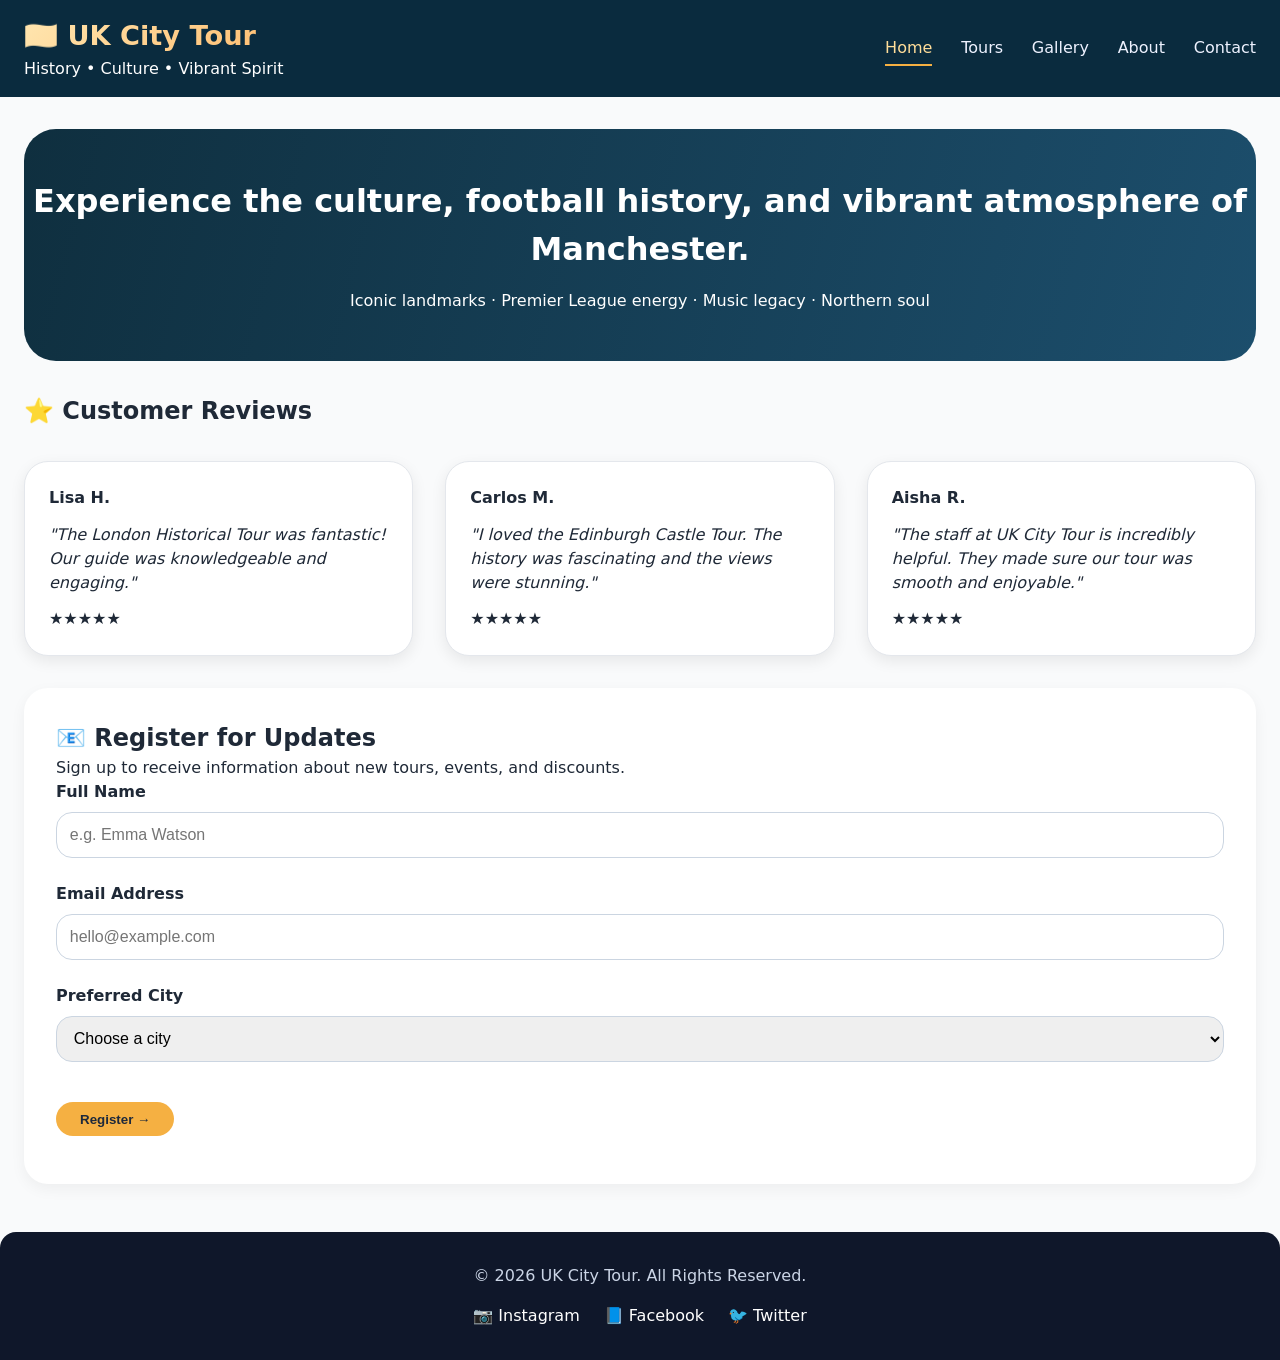
<file: index.html>
<!DOCTYPE html>
<html lang="en">
<head>
  <meta charset="UTF-8">
  <meta name="viewport" content="width=device-width, initial-scale=1.0">
  <title>UK City Tour | Explore Britain's Finest</title>
  <style>
    * {
      margin: 0;
      padding: 0;
      box-sizing: border-box;
    }

    body {
      font-family: system-ui, 'Segoe UI', 'Helvetica Neue', sans-serif;
      background: #f9fafb;
      color: #1f2937;
      line-height: 1.5;
    }

    .container {
      max-width: 1280px;
      margin: 0 auto;
      padding: 0 24px;
    }

    .site-header {
      background: #0a2b3e;
      color: white;
      padding: 1rem 0;
      position: sticky;
      top: 0;
      z-index: 100;
    }

    .header-flex {
      display: flex;
      align-items: center;
      justify-content: space-between;
      flex-wrap: wrap;
      gap: 1rem;
    }

    .logo h1 {
      font-size: 1.7rem;
      background: linear-gradient(135deg, #ffe6b0, #ffbc6e);
      background-clip: text;
      -webkit-background-clip: text;
      color: transparent;
    }

    .nav-links {
      display: flex;
      gap: 1.8rem;
      list-style: none;
      flex-wrap: wrap;
    }

    .nav-links a {
      color: #eef2ff;
      text-decoration: none;
      font-weight: 500;
      padding: 0.4rem 0;
      border-bottom: 2px solid transparent;
      cursor: pointer;
    }

    .nav-links a:hover, .nav-links a.active {
      border-bottom-color: #f5b042;
      color: #ffdd99;
    }

    .page {
      display: none;
    }

    .active-page {
      display: block;
    }

    .hero {
      background: linear-gradient(105deg, #0f2f3f 0%, #1c4e6c 100%);
      color: white;
      padding: 3rem 0;
      border-radius: 2rem;
      margin: 2rem 0;
      text-align: center;
    }

    .hero h2 {
      font-size: 2rem;
      margin-bottom: 1rem;
    }

    .card-grid {
      display: grid;
      grid-template-columns: repeat(auto-fit, minmax(280px, 1fr));
      gap: 2rem;
      margin: 2rem 0;
    }

    .tour-card, .review-card, .gallery-card {
      background: white;
      border-radius: 1.5rem;
      overflow: hidden;
      box-shadow: 0 5px 15px rgba(0,0,0,0.08);
      border: 1px solid #e4e7ec;
    }

    .card-img {
      height: 180px;
      background-size: cover;
      background-position: center;
      background-color: #2c6e9e;
    }

    .card-content {
      padding: 1.5rem;
    }

    .card-content h3 {
      font-size: 1.3rem;
      margin-bottom: 0.5rem;
    }

    .btn {
      display: inline-block;
      background: #f5b042;
      color: #1e293b;
      font-weight: 600;
      padding: 0.6rem 1.5rem;
      border-radius: 2rem;
      text-decoration: none;
      margin-top: 1rem;
      cursor: pointer;
      border: none;
    }

    .btn:hover {
      background: #e09d2c;
    }

    .review-card {
      padding: 1.5rem;
    }

    .review-card p {
      font-style: italic;
      margin: 0.8rem 0;
    }

    .form-panel {
      background: white;
      border-radius: 1.5rem;
      padding: 2rem;
      margin: 2rem 0;
      box-shadow: 0 5px 15px rgba(0,0,0,0.05);
    }

    .form-group {
      margin-bottom: 1.5rem;
    }

    label {
      font-weight: 600;
      display: block;
      margin-bottom: 0.5rem;
    }

    input, select {
      width: 100%;
      padding: 0.8rem;
      border-radius: 1rem;
      border: 1px solid #cbd5e1;
      font-size: 1rem;
    }

    footer {
      background: #0f172a;
      color: #cbd5e6;
      text-align: center;
      padding: 2rem 0;
      margin-top: 3rem;
      border-radius: 1rem 1rem 0 0;
    }

    .about-text {
      background: white;
      padding: 2rem;
      border-radius: 1.5rem;
      margin: 2rem 0;
    }

    .contact-info {
      background: #eef2ff;
      border-radius: 1.5rem;
      padding: 1.8rem;
      margin: 2rem 0;
    }

    @media (max-width: 700px) {
      .header-flex {
        flex-direction: column;
        text-align: center;
      }
      .hero h2 {
        font-size: 1.5rem;
      }
    }
  </style>
</head>
<body>

<header class="site-header">
  <div class="container header-flex">
    <div class="logo">
      <h1>🇬🇧 UK City Tour</h1>
      <p>History • Culture • Vibrant Spirit</p>
    </div>
    <ul class="nav-links">
      <li><a data-page="home" class="nav-link active">Home</a></li>
      <li><a data-page="tours" class="nav-link">Tours</a></li>
      <li><a data-page="gallery" class="nav-link">Gallery</a></li>
      <li><a data-page="about" class="nav-link">About</a></li>
      <li><a data-page="contact" class="nav-link">Contact</a></li>
    </ul>
  </div>
</header>

<main class="container">
  <!-- HOME PAGE -->
  <div id="home-page" class="page active-page">
    <div class="hero">
      <h2>Experience the culture, football history, and vibrant atmosphere of Manchester.</h2>
      <p>Iconic landmarks · Premier League energy · Music legacy · Northern soul</p>
    </div>

    <div style="margin: 2rem 0 1rem 0;">
      <h2>⭐ Customer Reviews</h2>
    </div>
    <div class="card-grid">
      <div class="review-card">
        <h4>Lisa H.</h4>
        <p>"The London Historical Tour was fantastic! Our guide was knowledgeable and engaging."</p>
        <div>★★★★★</div>
      </div>
      <div class="review-card">
        <h4>Carlos M.</h4>
        <p>"I loved the Edinburgh Castle Tour. The history was fascinating and the views were stunning."</p>
        <div>★★★★★</div>
      </div>
      <div class="review-card">
        <h4>Aisha R.</h4>
        <p>"The staff at UK City Tour is incredibly helpful. They made sure our tour was smooth and enjoyable."</p>
        <div>★★★★★</div>
      </div>
    </div>

    <div class="form-panel">
      <h2>📧 Register for Updates</h2>
      <p>Sign up to receive information about new tours, events, and discounts.</p>
      <form id="updateForm">
        <div class="form-group">
          <label>Full Name</label>
          <input type="text" id="fullName" placeholder="e.g. Emma Watson" required>
        </div>
        <div class="form-group">
          <label>Email Address</label>
          <input type="email" id="emailAddr" placeholder="hello@example.com" required>
        </div>
        <div class="form-group">
          <label>Preferred City</label>
          <select id="prefCity">
            <option value="">Choose a city</option>
            <option>London</option>
            <option>Manchester</option>
            <option>Edinburgh</option>
            <option>Liverpool</option>
            <option>Bath</option>
          </select>
        </div>
        <button type="submit" class="btn">Register →</button>
      </form>
      <div id="formFeedback" style="margin-top: 1rem;"></div>
    </div>
  </div>

  <!-- TOURS PAGE -->
  <div id="tours-page" class="page">
    <div class="hero">
      <h2>🎟️ Our Signature Tours</h2>
      <p>Explore Britain's finest cities with expert guides</p>
    </div>
    <div class="card-grid">
      <div class="tour-card">
        <div class="card-img" style="background-image: url('https://picsum.photos/id/104/400/300');"></div>
        <div class="card-content">
          <h3>London Historical Tour</h3>
          <p>Westminster Abbey, Tower Bridge & hidden gems.</p>
          <span>£49 / person</span>
          <a class="btn book-btn" data-tour="London Historical Tour">Book now</a>
        </div>
      </div>
      <div class="tour-card">
        <div class="card-img" style="background-image: url('https://picsum.photos/id/96/400/300');"></div>
        <div class="card-content">
          <h3>Edinburgh Castle Tour</h3>
          <p>Royal splendour, crown jewels, and panoramic views.</p>
          <span>£55 / person</span>
          <a class="btn book-btn" data-tour="Edinburgh Castle Tour">Book now</a>
        </div>
      </div>
      <div class="tour-card">
        <div class="card-img" style="background-image: url('https://picsum.photos/id/15/400/300');"></div>
        <div class="card-content">
          <h3>Manchester Football Heritage</h3>
          <p>Old Trafford, Etihad & National Football Museum.</p>
          <span>£42 / person</span>
          <a class="btn book-btn" data-tour="Manchester Football Heritage">Book now</a>
        </div>
      </div>
      <div class="tour-card">
        <div class="card-img" style="background-image: url('https://picsum.photos/id/20/400/300');"></div>
        <div class="card-content">
          <h3>Bath & Roman Spa</h3>
          <p>Roman baths, Georgian architecture & cream tea.</p>
          <span>£65 / person</span>
          <a class="btn book-btn" data-tour="Bath & Roman Spa">Book now</a>
        </div>
      </div>
    </div>
  </div>

  <!-- GALLERY PAGE -->
  <div id="gallery-page" class="page">
    <div class="hero">
      <h2>📸 Moments that Inspire</h2>
      <p>Vibrant streets, historic landmarks & British charm</p>
    </div>
    <div class="card-grid">
      <div class="gallery-card">
        <div class="card-img" style="background-image: url('https://picsum.photos/id/15/400/300');"></div>
        <div class="card-content"><h3>Manchester Street Art</h3><p>Colourful murals & music scene.</p></div>
      </div>
      <div class="gallery-card">
        <div class="card-img" style="background-image: url('https://picsum.photos/id/104/400/300');"></div>
        <div class="card-content"><h3>London at Dusk</h3><p>Iconic skyline views along the Thames.</p></div>
      </div>
      <div class="gallery-card">
        <div class="card-img" style="background-image: url('https://picsum.photos/id/96/400/300');"></div>
        <div class="card-content"><h3>Edinburgh Old Town</h3><p>Historic closes & castle views.</p></div>
      </div>
      <div class="gallery-card">
        <div class="card-img" style="background-image: url('https://picsum.photos/id/20/400/300');"></div>
        <div class="card-content"><h3>Liverpool Waterfront</h3><p>UNESCO heritage & Beatles legacy.</p></div>
      </div>
    </div>
  </div>

  <!-- ABOUT PAGE -->
  <div id="about-page" class="page">
    <div class="hero">
      <h2>📖 Our Story</h2>
      <p>Authentic British experiences since 2012</p>
    </div>
    <div class="about-text">
      <h3>🇬🇧 Born from passion for British heritage</h3>
      <p>UK City Tour was founded by a group of historians and local guides who wanted to share the real soul of British cities. Every tour is led by storytellers who bring history to life.</p>
      <p>⭐ Awarded "Best Cultural Tour Operator 2024" by UK Travel Awards. Over 50k happy customers.</p>
      <p>📍 Offices in London, Manchester & Edinburgh.</p>
    </div>
    <div class="card-grid">
      <div class="review-card">
        <h4>✨ Mission</h4>
        <p>Make every traveler feel the heartbeat of the UK.</p>
      </div>
      <div class="review-card">
        <h4>🌱 Sustainability</h4>
        <p>One tree planted per booking. Carbon-neutral operations.</p>
      </div>
    </div>
  </div>

  <!-- CONTACT PAGE -->
  <div id="contact-page" class="page">
    <div class="hero">
      <h2>📞 Get in Touch</h2>
      <p>Questions, custom group tours, or just a hello.</p>
    </div>
    <div class="contact-info">
      <p><strong>📍 Central Office:</strong> 48 Portland Street, Manchester M1 4QB, UK</p>
      <p><strong>📧 Email:</strong> hello@ukcitytour.com</p>
      <p><strong>📞 Phone:</strong> +44 161 234 5678</p>
      <p><strong>⏱️ Support Hours:</strong> Mon–Fri 9am–6pm (GMT)</p>
    </div>
    <div class="form-panel">
      <h3>Send us a message</h3>
      <form id="contactForm">
        <div class="form-group"><label>Name</label><input type="text" id="contactName" placeholder="Your name"></div>
        <div class="form-group"><label>Email</label><input type="email" id="contactEmail" placeholder="email@example.com"></div>
        <div class="form-group"><label>Message</label><textarea rows="4" id="contactMsg" style="width:100%; border-radius:1rem; border:1px solid #cbd5e1; padding:0.8rem;"></textarea></div>
        <button type="submit" class="btn">Send Message</button>
        <p id="contactFeedback" style="margin-top: 1rem;"></p>
      </form>
    </div>
  </div>
</main>

<footer>
  <div class="container">
    <p>© 2026 UK City Tour. All Rights Reserved.</p>
    <div style="margin-top: 1rem; display: flex; justify-content: center; gap: 1.5rem;">
      <a href="#" style="color: white; text-decoration: none;">📷 Instagram</a>
      <a href="#" style="color: white; text-decoration: none;">📘 Facebook</a>
      <a href="#" style="color: white; text-decoration: none;">🐦 Twitter</a>
    </div>
  </div>
</footer>

<button onclick="scrollToTop()" id="topBtn" style="position: fixed; bottom: 20px; right: 20px; background: #f5b042; border: none; border-radius: 50px; padding: 10px 15px; cursor: pointer; display: none;">↑ Top</button>

<script>
  // PAGE NAVIGATION
  function showPage(pageId) {
    document.querySelectorAll('.page').forEach(page => {
      page.classList.remove('active-page');
    });
    document.getElementById(pageId + '-page').classList.add('active-page');
    
    document.querySelectorAll('.nav-link').forEach(link => {
      link.classList.remove('active');
      if (link.getAttribute('data-page') === pageId) {
        link.classList.add('active');
      }
    });
    window.scrollTo(0, 0);
  }

  document.querySelectorAll('.nav-link').forEach(link => {
    link.addEventListener('click', () => {
      const page = link.getAttribute('data-page');
      showPage(page);
    });
  });

  // REGISTRATION FORM
  document.getElementById('updateForm').addEventListener('submit', function(e) {
    e.preventDefault();
    const name = document.getElementById('fullName').value;
    const email = document.getElementById('emailAddr').value;
    const city = document.getElementById('prefCity').value;
    
    if (!name || !email || !city) {
      document.getElementById('formFeedback').innerHTML = '❌ Please fill all fields';
      return;
    }
    document.getElementById('formFeedback').innerHTML = '✅ Thanks ' + name + '! Registered for ' + city + ' updates.';
    this.reset();
  });

  // BOOK BUTTONS
  document.querySelectorAll('.book-btn').forEach(btn => {
    btn.addEventListener('click', function() {
      alert('✨ Thank you! Please visit Contact page to book this tour.');
    });
  });

  // CONTACT FORM
  document.getElementById('contactForm').addEventListener('submit', function(e) {
    e.preventDefault();
    document.getElementById('contactFeedback').innerHTML = '✅ Message sent! We\'ll reply soon.';
    this.reset();
  });

  // BACK TO TOP BUTTON
  window.onscroll = function() {
    let btn = document.getElementById('topBtn');
    if (document.documentElement.scrollTop > 300) {
      btn.style.display = 'block';
    } else {
      btn.style.display = 'none';
    }
  };
  
  function scrollToTop() {
    window.scrollTo({ top: 0, behavior: 'smooth' });
  }
</script>
</body>
</html>
</file>
